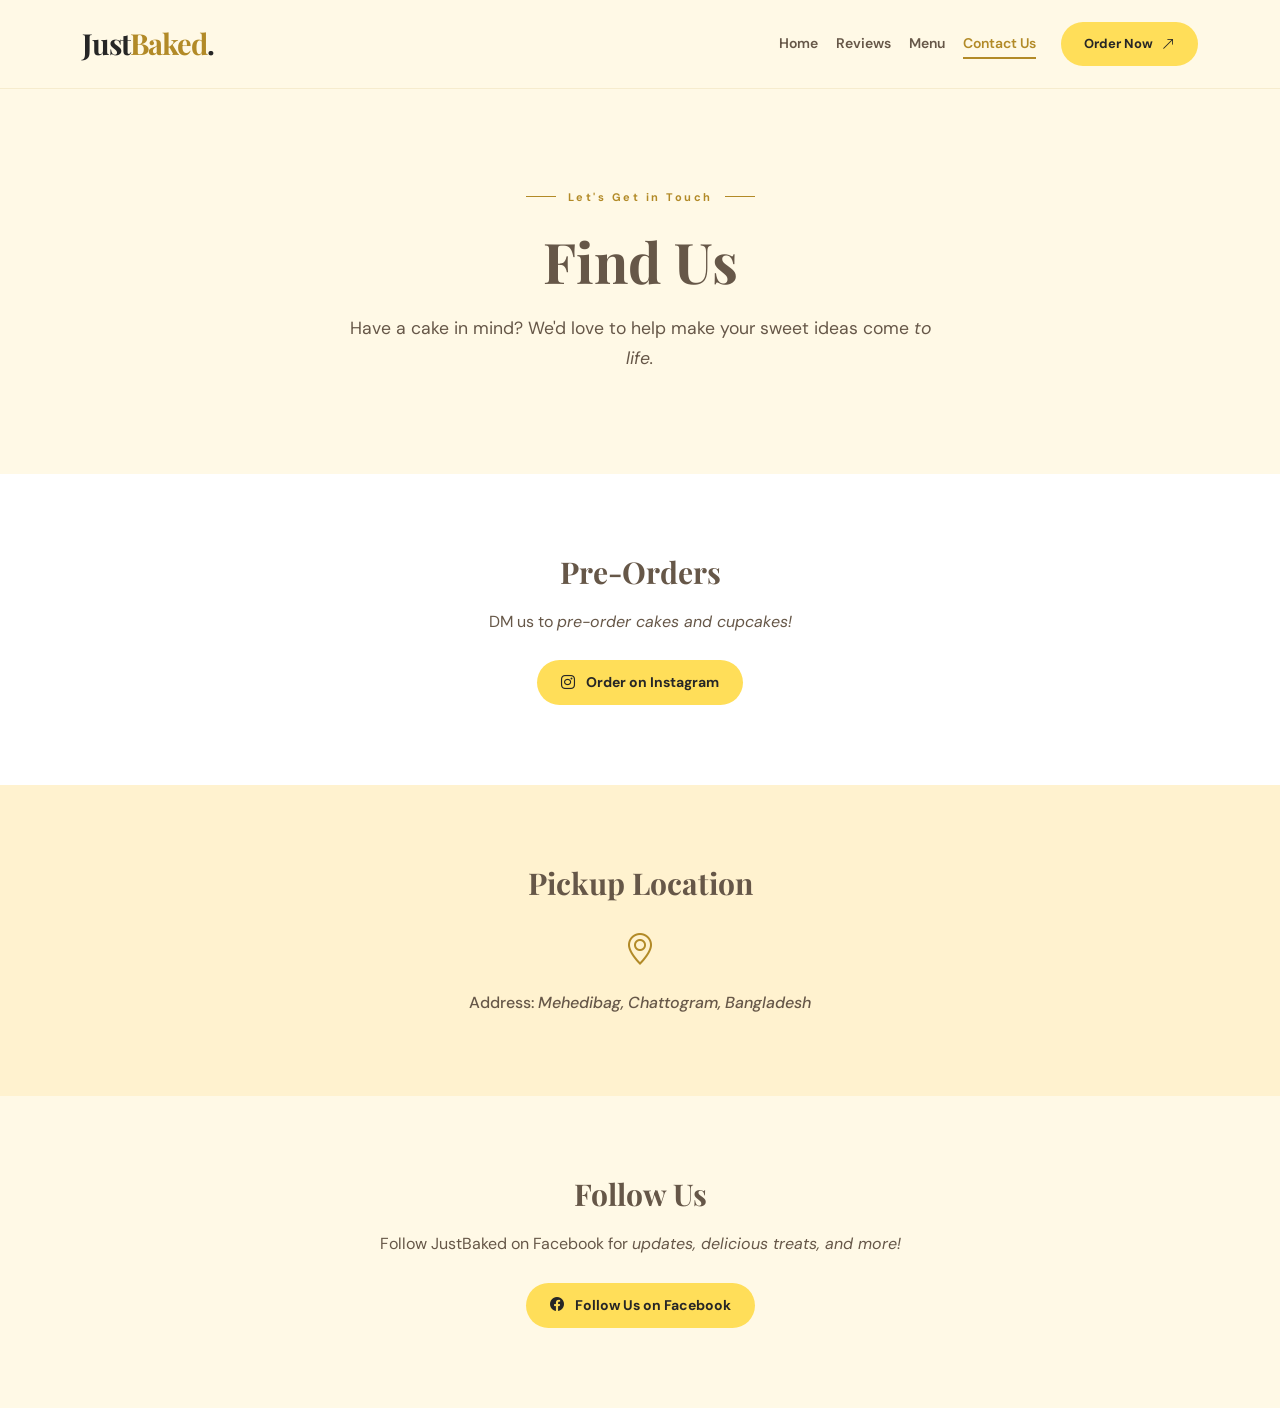
<file: contact.html>
<!DOCTYPE html>
<html lang="en">
<head>
    <meta charset="UTF-8">
    <meta name="viewport" content="width=device-width, initial-scale=1.0">

    <meta name="description" content="Contact JustBaked in Chattogram to pre-order handcrafted cakes and cupcakes, find our pickup location, and follow us for updates.">

    <title>JustBaked | Contact Us</title>

    <!-- Bootstrap CSS -->
    <link
        href="https://cdn.jsdelivr.net/npm/bootstrap@5.3.3/dist/css/bootstrap.min.css"
        rel="stylesheet"
    >

    <!-- Bootstrap Icons -->
    <link
        href="https://cdn.jsdelivr.net/npm/bootstrap-icons@1.13.2/font/bootstrap-icons.min.css"
        rel="stylesheet"
    >

    <!-- Google Fonts -->
    <link rel="preconnect" href="https://fonts.googleapis.com">
    <link rel="preconnect" href="https://fonts.gstatic.com" crossorigin>

    <link
        href="https://fonts.googleapis.com/css2?family=DM+Sans:wght@400;500;600;700&family=Great+Vibes&family=Playfair+Display:wght@500;600;700&display=swap"
        rel="stylesheet"
    >

    <!-- Custom CSS -->
    <link rel="stylesheet" href="contact.css">
</head>

<body>

    <!-- NAVBAR -->
    <nav class="navbar navbar-expand-lg sticky-top">
        <div class="container">

            <a class="navbar-brand" href="index.html" aria-label="JustBaked Home">
                Just<span>Baked</span><span class="brand-dot">.</span>
            </a>

            <button
                class="navbar-toggler"
                type="button"
                data-bs-toggle="collapse"
                data-bs-target="#nav"
                aria-controls="nav"
                aria-expanded="false"
                aria-label="Toggle navigation"
            >
                <span class="navbar-toggler-icon"></span>
            </button>

            <div class="collapse navbar-collapse" id="nav">
                <ul class="navbar-nav ms-auto align-items-lg-center">

                    <li class="nav-item">
                        <a class="nav-link" href="index.html">Home</a>
                    </li>

                    <li class="nav-item">
                        <a class="nav-link" href="reviews.html">Reviews</a>
                    </li>

                    <li class="nav-item">
                        <a class="nav-link" href="menu.html">Menu</a>
                    </li>

                    <li class="nav-item">
                        <a
                            class="nav-link active"
                            href="contact.html"
                            aria-current="page"
                        >
                            Contact Us
                        </a>
                    </li>

                    <li class="nav-item ms-lg-3">
                        <a
                            class="btn nav-order-btn"
                            href="https://www.instagram.com/justbaked.bd/"
                            target="_blank"
                            rel="noopener noreferrer"
                        >
                            Order Now
                            <i class="bi bi-arrow-up-right" aria-hidden="true"></i>
                        </a>
                    </li>

                </ul>
            </div>
        </div>
    </nav>

    <main>

        <!-- HERO SECTION -->
        <section class="hero">
            <div class="container">

                <div class="eyebrow">
                    <span class="eyebrow-line" aria-hidden="true"></span>
                    <span>Let's Get in Touch</span>
                    <span class="eyebrow-line" aria-hidden="true"></span>
                </div>

                <h1>Find Us</h1>

                <p>
                    Have a cake in mind? We'd love to help make your
                    sweet ideas come <em>to life.</em>
                </p>

            </div>
        </section>

        <!-- PRE-ORDERS SECTION -->
        <section class="info1">
            <div class="container">

                <h2>Pre-Orders</h2>

                <p>
                    DM us to <em>pre-order cakes and cupcakes!</em>
                </p>

                <a
                    href="https://www.instagram.com/justbaked.bd/"
                    class="btn btn-secondary-custom"
                    target="_blank"
                    rel="noopener noreferrer"
                >
                    <i class="bi bi-instagram" aria-hidden="true"></i>
                    Order on Instagram
                </a>

            </div>
        </section>

        <!-- PICKUP LOCATION SECTION -->
        <section class="info2">
            <div class="container">

                <h2>Pickup Location</h2>

                <i
                    class="bi bi-geo-alt"
                    aria-hidden="true"
                ></i>

                <h3>
                    Address:
                    <em>Mehedibag, Chattogram, Bangladesh</em>
                </h3>

            </div>
        </section>

        <!-- SOCIAL MEDIA SECTION -->
        <section class="info3">
            <div class="container">

                <h2>Follow Us</h2>

                <p>
                    Follow JustBaked on Facebook for
                    <em>updates, delicious treats, and more!</em>
                </p>

                <a
                    href="https://www.facebook.com/share/1F4j8fzk78/?mibextid=wwXIfr"
                    class="btn btn-secondary-custom"
                    target="_blank"
                    rel="noopener noreferrer"
                >
                    <i class="bi bi-facebook" aria-hidden="true"></i>
                    Follow Us on Facebook
                </a>

            </div>
        </section>

    </main>

    <!-- Bootstrap JavaScript: required for the mobile navbar -->
    <script src="https://cdn.jsdelivr.net/npm/bootstrap@5.3.3/dist/js/bootstrap.bundle.min.js"></script>

</body>
</html>
</file>
<file: contact.css>
:root {
    --primary-color: #8B3A3A;
    --secondary-color: #F8EDE3;
    --accent-color: #D4A373;
    --text-color: #3D2929;
    --background-color: #FFF9F5;
    --cream: #FFF9E6;
    --cream-dark: #FFF2CF;
    --yellow: #FFDE59;
    --gold: #B28A27;
    --dark: #262626;
    --brown: #665748;
    --white: #FFFFFF;

    --heading-font: 'Playfair Display', serif;
    --body-font: 'DM Sans', sans-serif;
    --script-font: 'Great Vibes', cursive;
}

/* GENERAL STYLES */

body {
    margin: 0;
    background: var(--cream);
    color: var(--brown);
    font-family: var(--body-font);
}

a {
    text-decoration: none;
}

/* NAVBAR */

.navbar {
    background: rgba(255, 249, 230, 0.97);
    padding: 17px 0;
    border-bottom: 1px solid rgba(178, 138, 39, 0.12);
    backdrop-filter: blur(12px);
}

.navbar-brand,
.footer-brand {
    font-family: var(--heading-font);
    font-size: 29px;
    font-weight: 700;
    color: var(--dark);
    letter-spacing: -1px;
}

.navbar-brand span,
.footer-brand span {
    color: var(--gold);
}

.navbar-brand .brand-dot,
.footer-brand .brand-dot {
    color: var(--dark);
}

.nav-link {
    color: var(--brown);
    font-size: 14px;
    font-weight: 600;
    margin: 0 9px;
    padding: 9px 0 !important;
    position: relative;
}

.nav-link:hover,
.nav-link.active {
    color: var(--gold) !important;
}

.nav-link::after {
    content: "";
    position: absolute;
    height: 2px;
    width: 0;
    background: var(--gold);
    bottom: 4px;
    left: 0;
    transition: width 0.25s ease;
}

.nav-link:hover::after,
.nav-link.active::after {
    width: 100%;
}

.nav-order-btn {
    background: var(--yellow);
    color: var(--dark);
    border-radius: 50px;
    padding: 11px 22px;
    font-size: 13px;
    font-weight: 700;
    transition: all 0.25s ease;
}

.nav-order-btn:hover {
    background: var(--dark);
    color: var(--white);
    transform: translateY(-2px);
}

.nav-order-btn i {
    margin-left: 6px;
}

.navbar-toggler {
    border: 1px solid rgba(38, 38, 38, 0.15);
    padding: 8px 11px;
}

.navbar-toggler:focus {
    box-shadow: 0 0 0 3px rgba(178, 138, 39, 0.18);
}

/* HERO SECTION */

.hero {
    background-color: var(--cream);
    padding: 100px 0;
    text-align: center;
}

.hero-content {
    max-width: 850px;
    margin: 0 auto;
}

.hero h1 {
    font-family: var(--heading-font);
    color: var(--brown);
    font-size: 3.5rem;
    font-weight: 700;
    margin-bottom: 20px;
}

.hero p {
    color: var(--brown);
    font-family: var(--body-font);
    font-size: 1.1rem;
    line-height: 1.7;
    max-width: 600px;
    margin: 0 auto;
    text-align: center;
}

/* EYEBROW */

.eyebrow {
    display: flex;
    align-items: center;
    justify-content: center;
    gap: 12px;
    margin-bottom: 22px;
    color: var(--gold);
    font-size: 11px;
    font-weight: 700;
    letter-spacing: 2.5px;
}

.eyebrow-line {
    width: 30px;
    height: 1px;
    background: var(--gold);
}

/* PRE-ORDERS SECTION */

.info1 {
    background-color: var(--white);
    padding: 80px 0;
    text-align: center;
}

.info1 h2 {
    color: var(--brown);
    font-family: var(--heading-font);
    font-size: 30px;
    font-weight: 700;
    margin-bottom: 18px;
}

.info1 p {
    color: var(--brown);
    font-family: var(--body-font);
    font-size: 1rem;
    line-height: 1.7;
    margin-bottom: 25px;
}

/* CUSTOM BUTTONS */

.btn-secondary-custom {
    display: inline-block;
    background-color: var(--yellow);
    color: var(--dark);
    border: none;
    border-radius: 50px;
    padding: 12px 24px;
    font-family: var(--body-font);
    font-size: 14px;
    font-weight: 700;
    transition: all 0.25s ease;
}

.btn-secondary-custom:hover {
    background-color: var(--dark);
    color: var(--white);
    transform: translateY(-2px);
}

.btn-secondary-custom i {
    margin-right: 8px;
}

/* PICKUP LOCATION SECTION */

.info2 {
    background-color: var(--cream-dark);
    padding: 80px 0;
    text-align: center;
}

.info2 h2 {
    color: var(--brown);
    font-family: var(--heading-font);
    font-size: 30px;
    font-weight: 700;
    margin-bottom: 25px;
}

.info2 .bi-geo-alt {
    display: block;
    color: var(--gold);
    font-size: 2rem;
    margin-bottom: 15px;
}

.info2 h3 {
    color: var(--brown);
    font-family: var(--body-font);
    font-size: 1rem;
    font-weight: 500;
    line-height: 1.7;
    margin-bottom: 0;
}

/* FOLLOW US SECTION */

.info3 {
    background-color: var(--cream);
    padding: 80px 0;
    text-align: center;
}

.info3 h2 {
    color: var(--brown);
    font-family: var(--heading-font);
    font-size: 30px;
    font-weight: 700;
    margin-bottom: 18px;
}

.info3 p {
    color: var(--brown);
    font-family: var(--body-font);
    font-size: 1rem;
    line-height: 1.7;
    max-width: 600px;
    margin: 0 auto 25px;
}

/* RESPONSIVE DESIGN */

@media (max-width: 768px) {
    .hero {
        padding: 75px 0;
    }

    .hero h1 {
        font-size: 2.7rem;
    }

    .hero p,
    .info3 p {
        padding: 0 12px;
    }

    .info1,
    .info2,
    .info3 {
        padding: 60px 0;
    }

    .info1 h2,
    .info2 h2,
    .info3 h2 {
        font-size: 26px;
    }

    .navbar {
        padding: 12px 0;
    }
}

@media (max-width: 480px) {
    .hero {
        padding: 60px 0;
    }

    .hero h1 {
        font-size: 2.3rem;
    }

    .hero p {
        font-size: 1rem;
    }

    .btn-secondary-custom {
        padding: 11px 20px;
        font-size: 13px;
    }
}
</file>
